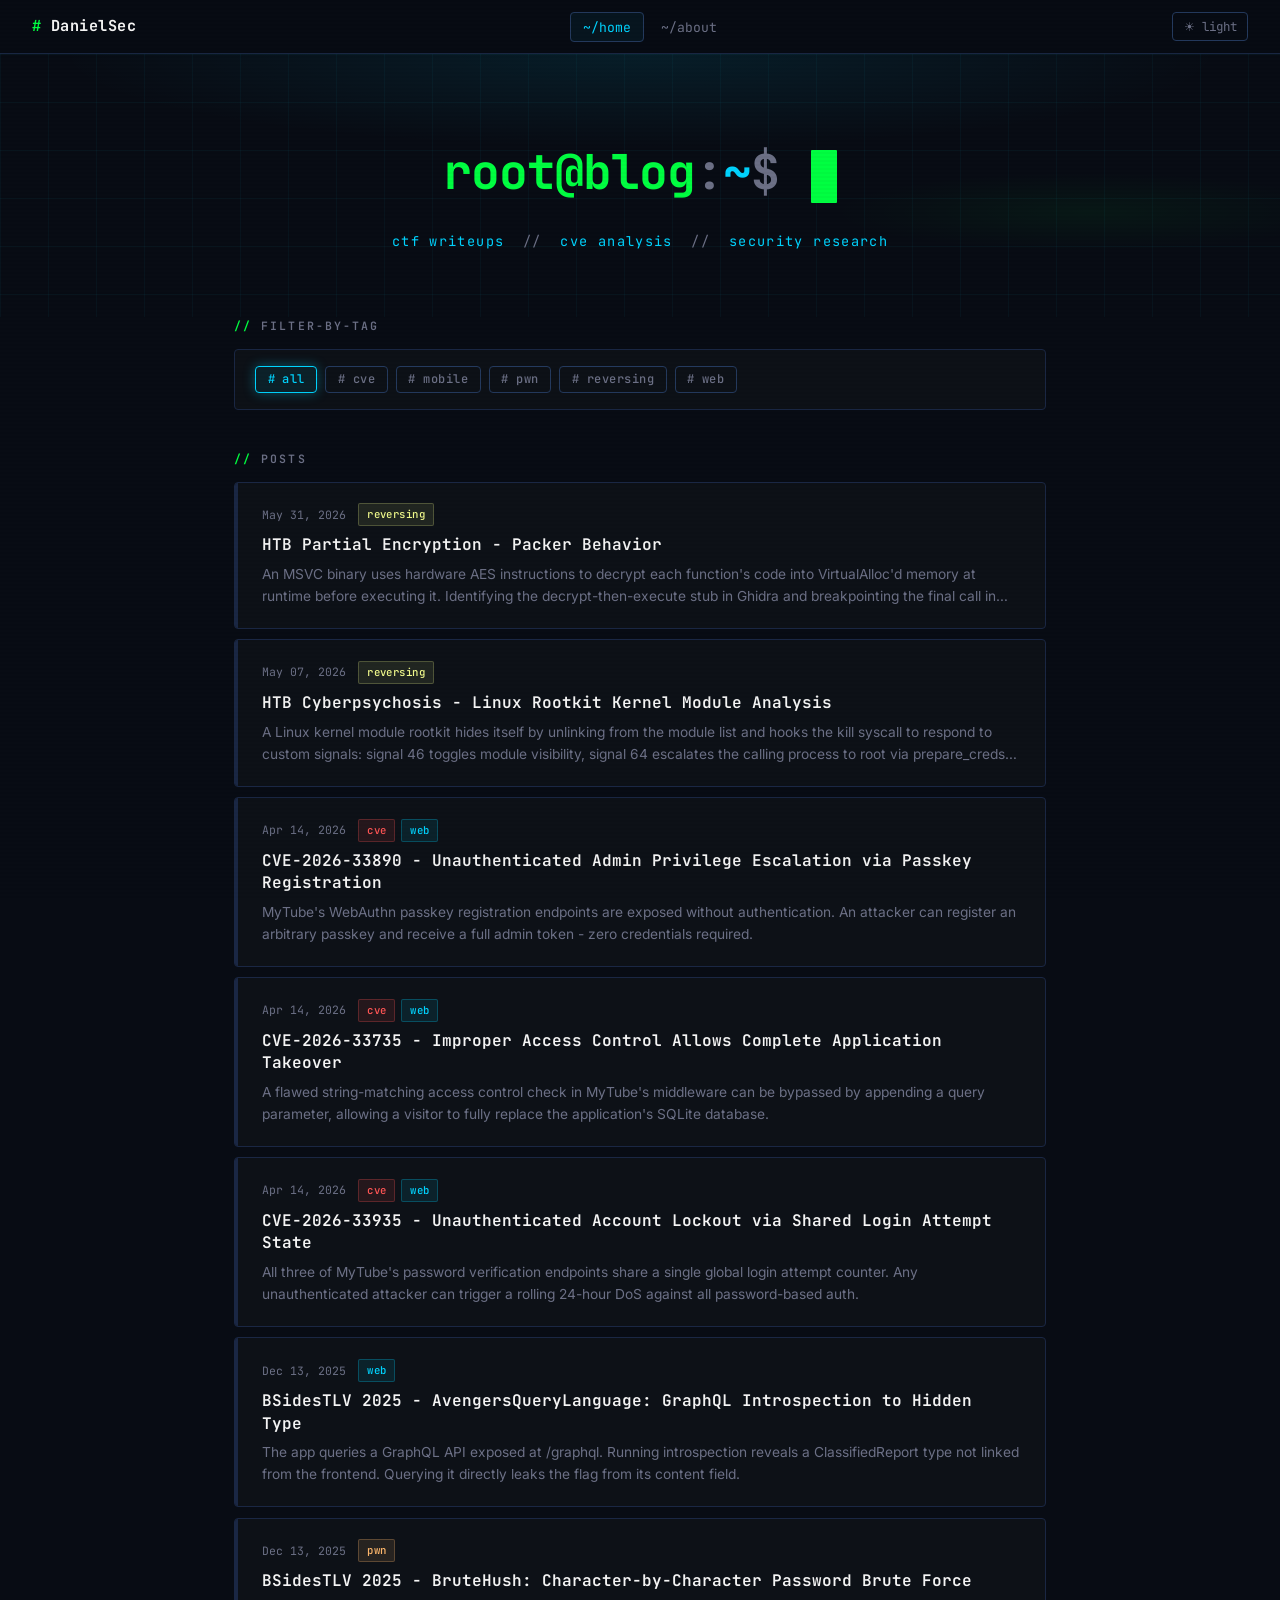
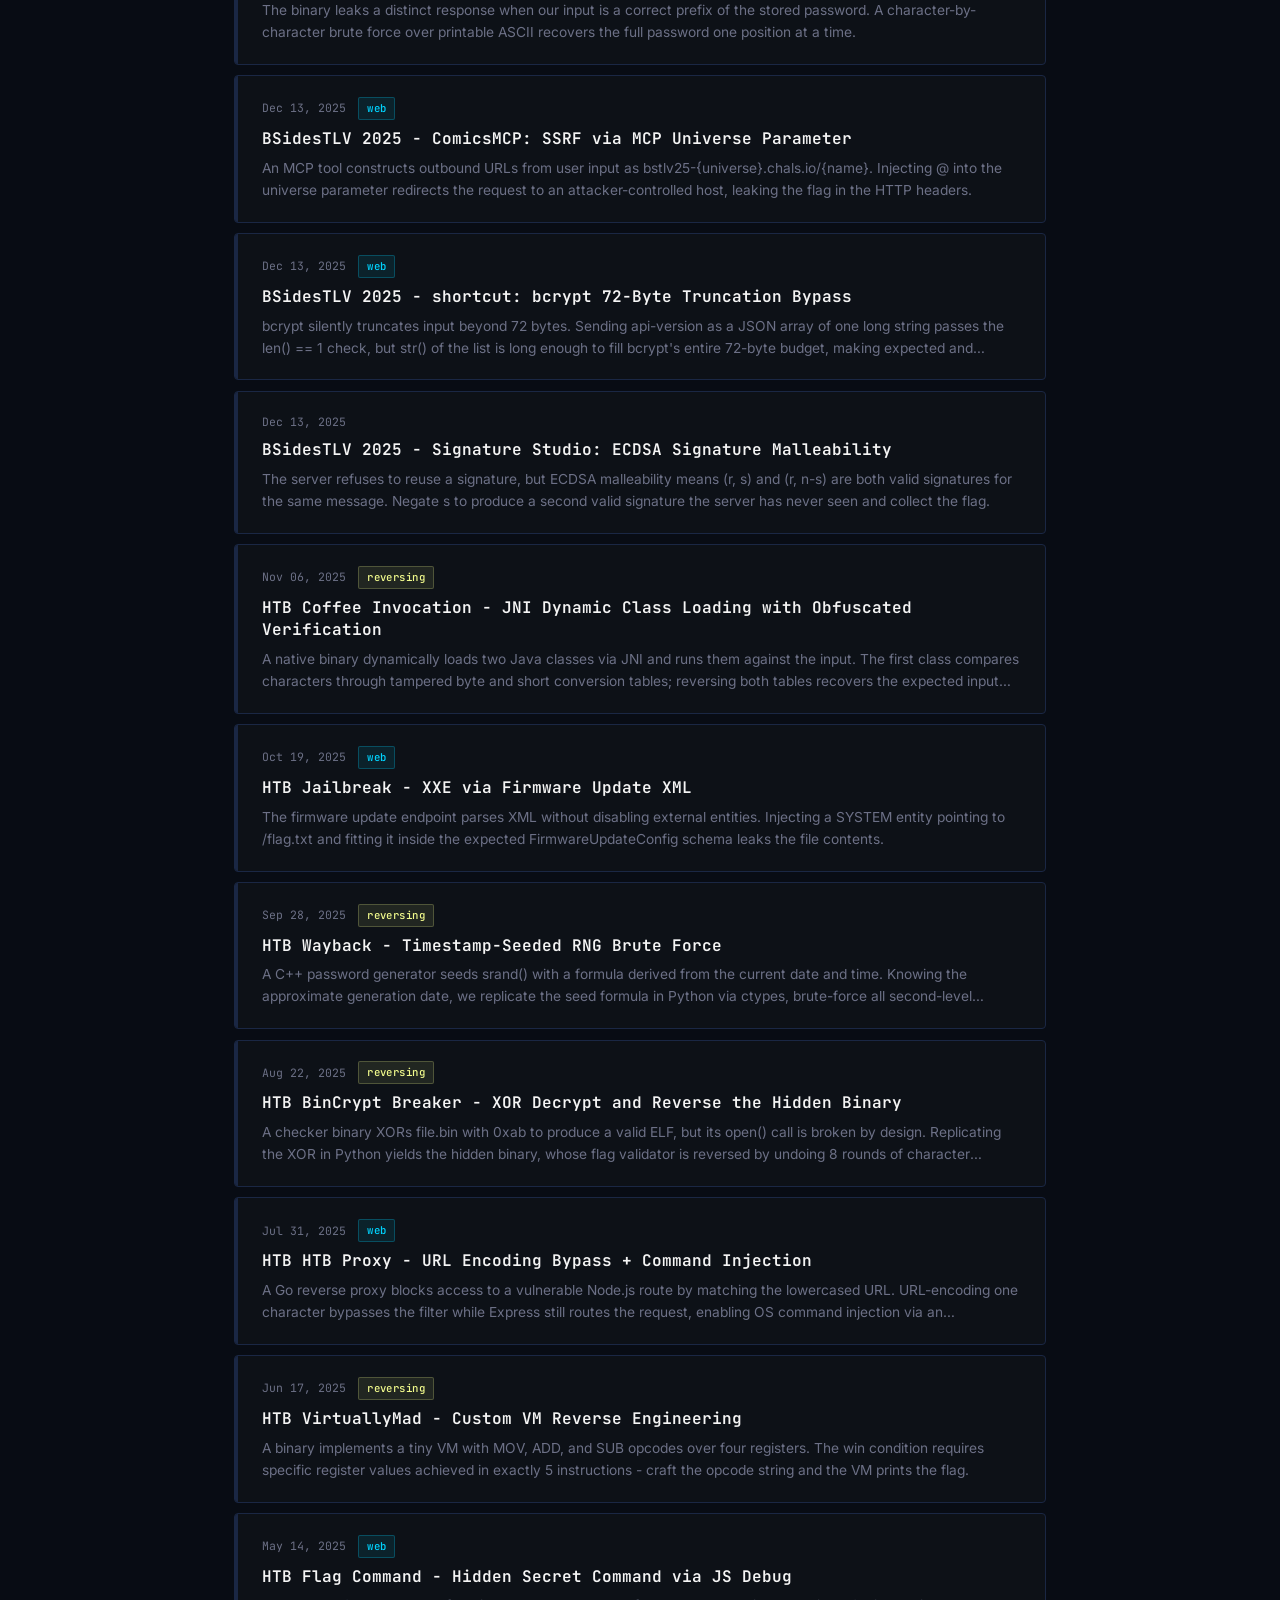
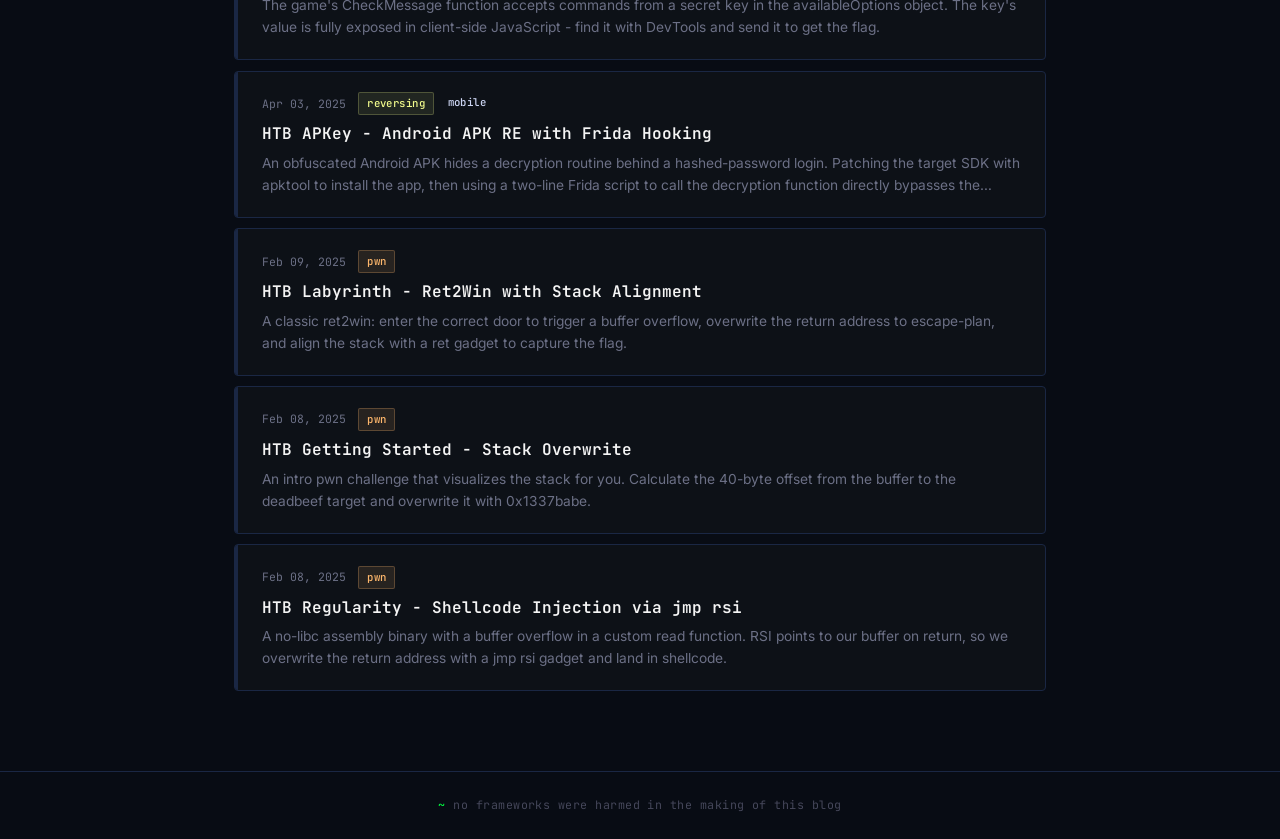
<file: index.html>
<!DOCTYPE html>
<html lang="en">
<head>
  <meta charset="UTF-8" />
  <meta name="viewport" content="width=device-width, initial-scale=1.0" />
  <title>DanielSec // Security Research</title>
  <meta name="description" content="Personal security research blog - CTF writeups, CVE analysis, and more." />
  <link rel="preconnect" href="https://fonts.googleapis.com" />
  <link rel="preconnect" href="https://fonts.gstatic.com" crossorigin />
  <link href="https://fonts.googleapis.com/css2?family=JetBrains+Mono:wght@400;500;600;700&family=Inter:wght@400;500;600&display=swap" rel="stylesheet" />
  <link rel="stylesheet" href="css/style.css" />
  <script>!function(){var t=localStorage.getItem('theme')||'dark';if(t==='light')document.documentElement.setAttribute('data-theme','light')}()</script>
</head>
<body>

  <nav class="nav">
    <a href="index.html" class="nav-brand"><span class="brand-hash">#</span> DanielSec</a>
    <ul class="nav-links">
      <li><a href="index.html" class="active">~/home</a></li>
      <li><a href="about.html">~/about</a></li>
    </ul>
    <button id="theme-toggle" class="theme-toggle-btn" aria-label="Toggle theme"></button>
  </nav>

  <header class="hero">
    <h1 class="hero-title">
      <span class="prompt">root@blog</span><span class="dollar">:</span><span class="path">~</span><span class="dollar">$</span>&nbsp;<span class="cursor"></span>
    </h1>
    <p class="hero-subtitle">
      <span class="hl">ctf writeups</span>&nbsp;&nbsp;//&nbsp;&nbsp;<span class="hl">cve analysis</span>&nbsp;&nbsp;//&nbsp;&nbsp;<span class="hl">security research</span>
    </p>
  </header>

  <main class="container">
    <p class="section-label"><span>//</span> filter-by-tag</p>
    <div class="filter-bar" id="filter-bar"></div>

    <p class="section-label"><span>//</span> posts</p>
    <div id="posts-list">
      <div class="loading">Loading posts</div>
    </div>
  </main>

  <footer>
    <span class="accent">~</span> no frameworks were harmed in the making of this blog
  </footer>

  <script src="js/main.js"></script>
  <script src="js/theme.js"></script>
  <script data-goatcounter="https://danielblog.goatcounter.com/count" async src="//gc.zgo.at/count.js"></script>
</body>
</html>
</file>
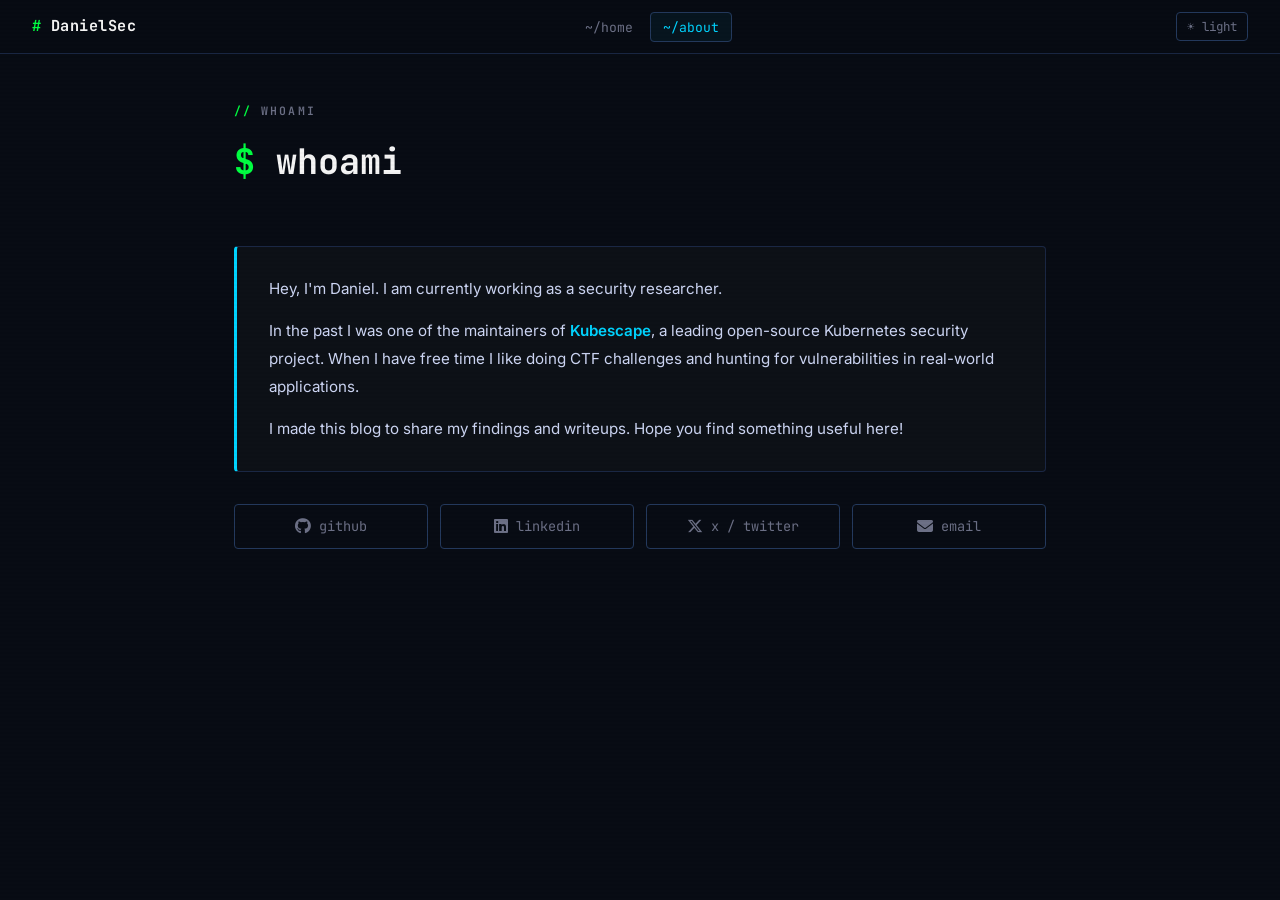
<file: about.html>
<!DOCTYPE html>
<html lang="en">
<head>
  <meta charset="UTF-8" />
  <meta name="viewport" content="width=device-width, initial-scale=1.0" />
  <title>About // DanielSec</title>
  <link rel="preconnect" href="https://fonts.googleapis.com" />
  <link rel="preconnect" href="https://fonts.gstatic.com" crossorigin />
  <link href="https://fonts.googleapis.com/css2?family=JetBrains+Mono:wght@400;500;600;700&family=Inter:wght@400;500;600&display=swap" rel="stylesheet" />
  <link rel="stylesheet" href="css/style.css" />
  <link rel="stylesheet" href="https://cdnjs.cloudflare.com/ajax/libs/font-awesome/6.5.0/css/all.min.css" />
  <script>!function(){var t=localStorage.getItem('theme')||'dark';if(t==='light')document.documentElement.setAttribute('data-theme','light')}()</script>
</head>
<body>

  <nav class="nav">
    <a href="index.html" class="nav-brand"><span class="brand-hash">#</span> DanielSec</a>
    <ul class="nav-links">
      <li><a href="index.html">~/home</a></li>
      <li><a href="about.html" class="active">~/about</a></li>
    </ul>
    <button id="theme-toggle" class="theme-toggle-btn" aria-label="Toggle theme"></button>
  </nav>

  <main class="container">

    <div class="about-page-hero">
      <p class="section-label"><span>//</span> whoami</p>
      <h1 class="about-page-title">
        <span class="accent">$</span> whoami
      </h1>
    </div>

    <div class="about-bio-card">
      <p>Hey, I'm Daniel. I am currently working as a security researcher.</p>
      <p>In the past I was one of the maintainers of <strong>Kubescape</strong>, a leading open-source Kubernetes security project. When I have free time I like doing CTF challenges and hunting for vulnerabilities in real-world applications.</p>
      <p>I made this blog to share my findings and writeups. Hope you find something useful here!</p>
    </div>

    <div class="contact-links">
      <a class="contact-link" href="https://github.com/Daniel-GrunbergerCA" target="-blank" rel="noopener">
        <i class="fa-brands fa-github"></i> github
      </a>
      <a class="contact-link" href="https://www.linkedin.com/in/daniel-grunberger-719685188/" target="-blank" rel="noopener">
        <i class="fa-brands fa-linkedin"></i> linkedin
      </a>
      <a class="contact-link" href="https://x.com/DanielGrunber99" target="-blank" rel="noopener">
        <i class="fa-brands fa-x-twitter"></i> x / twitter
      </a>
      <a class="contact-link" href="https://mail.google.com/mail/?view=cm&to=grunbagrunba@gmail.com" target="-blank" rel="noopener">
        <i class="fa-solid fa-envelope"></i> email
      </a>
    </div>

  </main>

  <script src="js/theme.js"></script>
  <script data-goatcounter="https://danielblog.goatcounter.com/count" async src="//gc.zgo.at/count.js"></script>
</body>
</html>
</file>
<file: css/style.css>
:root {
  --bg:             #080c14;
  --bg-card:        #0d1117;
  --bg-card-hover:  #111827;
  --bg-nav:         rgba(8, 12, 20, 0.96);
  --border:         #1a2744;
  --border-bright:  #243a5e;
  --green:          #00ff41;
  --green-dim:      #00c832;
  --cyan:           #00d4ff;
  --cyan-dim:       #0099cc;
  --purple:         #bd93f9;
  --red:            #ff5555;
  --yellow:         #f1fa8c;
  --orange:         #ffb86c;
  --text:           #cdd6f4;
  --text-dim:       #6c7086;
  --text-muted:     #45475a;
  --text-bright:    #f5f5f5;
  --font-mono:      'JetBrains Mono', 'Fira Code', 'Courier New', monospace;
  --font-ui:        'Inter', system-ui, sans-serif;
  --glow-green:     0 0 12px rgba(0, 255, 65, 0.35);
  --glow-cyan:      0 0 12px rgba(0, 212, 255, 0.35);
  --radius:         4px;
  --transition:     0.2s ease;
}

*, *::before, *::after { box-sizing: border-box; margin: 0; padding: 0; }
html { scroll-behavior: smooth; }

body {
  background-color: var(--bg);
  color: var(--text);
  font-family: var(--font-ui);
  font-size: 16px;
  line-height: 1.6;
  min-height: 100vh;
  overflow-x: hidden;
}

body::before {
  content: '';
  position: fixed;
  inset: 0;
  background: repeating-linear-gradient(
    0deg,
    transparent,
    transparent 2px,
    rgba(0, 0, 0, 0.025) 2px,
    rgba(0, 0, 0, 0.025) 4px
  );
  pointer-events: none;
  z-index: 9999;
}

::-webkit-scrollbar { width: 5px; }
::-webkit-scrollbar-track { background: var(--bg); }
::-webkit-scrollbar-thumb { background: var(--border-bright); border-radius: 3px; }
::-webkit-scrollbar-thumb:hover { background: var(--cyan-dim); }

a { color: var(--cyan); text-decoration: none; transition: color var(--transition); }
a:hover { color: var(--green); }

.nav {
  position: sticky;
  top: 0;
  z-index: 100;
  background: var(--bg-nav);
  backdrop-filter: blur(12px);
  -webkit-backdrop-filter: blur(12px);
  border-bottom: 1px solid var(--border);
  padding: 0 2rem;
  display: flex;
  align-items: center;
  justify-content: space-between;
  height: 54px;
}

.nav-brand {
  font-family: var(--font-mono);
  font-size: 0.95rem;
  font-weight: 700;
  color: var(--text-bright);
  letter-spacing: 0.03em;
}
.nav-brand .brand-hash { color: var(--green); }

.nav-links {
  display: flex;
  gap: 0.25rem;
  list-style: none;
}
.nav-links a {
  font-family: var(--font-mono);
  font-size: 0.82rem;
  color: var(--text-dim);
  padding: 0.35rem 0.75rem;
  border-radius: var(--radius);
  border: 1px solid transparent;
  transition: all var(--transition);
}
.nav-links a:hover,
.nav-links a.active {
  color: var(--cyan);
  border-color: var(--border-bright);
  background: rgba(0, 212, 255, 0.05);
}

.hero {
  padding: 5rem 2rem 4rem;
  text-align: center;
  position: relative;
  overflow: hidden;
}

.hero::before {
  content: '';
  position: absolute;
  inset: 0;
  background-image:
    linear-gradient(rgba(0, 212, 255, 0.04) 1px, transparent 1px),
    linear-gradient(90deg, rgba(0, 212, 255, 0.04) 1px, transparent 1px);
  background-size: 48px 48px;
  pointer-events: none;
}

.hero::after {
  content: '';
  position: absolute;
  inset: 0;
  background:
    radial-gradient(ellipse 70% 55% at 50% 0%, rgba(0, 212, 255, 0.09) 0%, transparent 65%),
    radial-gradient(ellipse 40% 30% at 85% 60%, rgba(0, 255, 65, 0.05) 0%, transparent 50%);
  pointer-events: none;
}

.hero-title {
  font-family: var(--font-mono);
  font-size: clamp(1.6rem, 4.5vw, 3rem);
  font-weight: 700;
  color: var(--text-bright);
  letter-spacing: -0.02em;
  margin-bottom: 1.25rem;
  position: relative;
  z-index: 1;
}
.hero-title .prompt { color: var(--green); }
.hero-title .path   { color: var(--cyan); }
.hero-title .dollar { color: var(--text-dim); }

.cursor {
  display: inline-block;
  width: 0.55em;
  height: 1.1em;
  background: var(--green);
  vertical-align: text-bottom;
  margin-left: 4px;
  animation: blink 1s step-end infinite;
  border-radius: 1px;
}
@keyframes blink {
  0%, 100% { opacity: 1; }
  50%       { opacity: 0; }
}

.hero-subtitle {
  font-family: var(--font-mono);
  font-size: 0.85rem;
  color: var(--text-dim);
  letter-spacing: 0.1em;
  position: relative;
  z-index: 1;
}
.hero-subtitle .hl { color: var(--cyan); }

.container {
  max-width: 860px;
  margin: 0 auto;
  padding: 0 1.5rem 5rem;
}

.section-label {
  font-family: var(--font-mono);
  font-size: 0.72rem;
  font-weight: 600;
  color: var(--text-dim);
  letter-spacing: 0.18em;
  text-transform: uppercase;
  margin-bottom: 0.85rem;
}
.section-label span { color: var(--green); }

.filter-bar {
  display: flex;
  flex-wrap: wrap;
  gap: 0.5rem;
  margin-bottom: 2.5rem;
  padding: 1rem 1.25rem;
  background: var(--bg-card);
  border: 1px solid var(--border);
  border-radius: var(--radius);
}

.filter-tag {
  font-family: var(--font-mono);
  font-size: 0.75rem;
  font-weight: 500;
  padding: 0.28rem 0.72rem;
  border-radius: var(--radius);
  border: 1px solid var(--border-bright);
  background: transparent;
  color: var(--text-dim);
  cursor: pointer;
  transition: all var(--transition);
  user-select: none;
  letter-spacing: 0.04em;
}
.filter-tag:hover {
  border-color: var(--cyan-dim);
  color: var(--cyan);
  background: rgba(0, 212, 255, 0.06);
}
.filter-tag.active {
  border-color: var(--green);
  color: var(--green);
  background: rgba(0, 255, 65, 0.08);
  box-shadow: var(--glow-green);
}
.filter-tag[data-tag="all"].active {
  border-color: var(--cyan);
  color: var(--cyan);
  background: rgba(0, 212, 255, 0.08);
  box-shadow: var(--glow-cyan);
}

#posts-list {
  display: flex;
  flex-direction: column;
  gap: 0.65rem;
}

.post-card {
  background: var(--bg-card);
  border: 1px solid var(--border);
  border-radius: var(--radius);
  padding: 1.3rem 1.5rem 1.3rem 1.7rem;
  transition: all var(--transition);
  position: relative;
  overflow: hidden;
  cursor: pointer;
}

.post-card::before {
  content: '';
  position: absolute;
  left: 0; top: 0; bottom: 0;
  width: 3px;
  background: var(--border);
  transition: background var(--transition), box-shadow var(--transition);
}
.post-card:hover {
  border-color: var(--border-bright);
  background: var(--bg-card-hover);
  transform: translateX(4px);
}
.post-card:hover::before {
  background: var(--cyan);
  box-shadow: var(--glow-cyan);
}
.post-card.hidden { display: none; }

.post-meta {
  display: flex;
  align-items: center;
  gap: 0.75rem;
  margin-bottom: 0.5rem;
  flex-wrap: wrap;
}
.post-date {
  font-family: var(--font-mono);
  font-size: 0.72rem;
  color: var(--text-dim);
}
.post-tags {
  display: flex;
  gap: 0.35rem;
  flex-wrap: wrap;
}

.tag {
  font-family: var(--font-mono);
  font-size: 0.67rem;
  font-weight: 500;
  padding: 0.12rem 0.5rem;
  border-radius: 2px;
  letter-spacing: 0.04em;
  text-transform: lowercase;
}
.tag-ctf     { background: rgba(189,147,249,0.12); color: var(--purple);   border: 1px solid rgba(189,147,249,0.28); }
.tag-cve     { background: rgba(255, 85, 85,0.10); color: var(--red);      border: 1px solid rgba(255, 85, 85,0.25); }
.tag-htb     { background: rgba(  0,255, 65,0.09); color: var(--green);    border: 1px solid rgba(  0,255, 65,0.25); }
.tag-web     { background: rgba(  0,212,255,0.09); color: var(--cyan);     border: 1px solid rgba(  0,212,255,0.25); }
.tag-pwn     { background: rgba(255,184,108,0.11); color: var(--orange);   border: 1px solid rgba(255,184,108,0.25); }
.tag-rev,
.tag-reversing { background: rgba(241,250,140,0.09); color: var(--yellow);   border: 1px solid rgba(241,250,140,0.22); }
.tag-linux   { background: rgba(  0,200, 50,0.08); color: var(--green-dim);border: 1px solid rgba(  0,200, 50,0.22); }
.tag-privesc { background: rgba(255, 85, 85,0.09); color: #ff8080;         border: 1px solid rgba(255, 85, 85,0.20); }
.tag-windows { background: rgba(  0,212,255,0.07); color: #7ec8e3;         border: 1px solid rgba(  0,212,255,0.20); }
.tag-crypto  { background: rgba(241,250,140,0.08); color: #e8e87a;         border: 1px solid rgba(241,250,140,0.20); }
.tag-forensics{ background: rgba(255,184,108,0.09); color: #e8b472;        border: 1px solid rgba(255,184,108,0.22); }
.tag-misc,
.tag-meta    { background: rgba(108,112,134,0.18); color: #a6adc8;         border: 1px solid rgba(108,112,134,0.30); }
.tag-default { background: rgba(108,112,134,0.14); color: var(--text-dim); border: 1px solid var(--border-bright);   }

.post-title {
  font-family: var(--font-mono);
  font-size: 1rem;
  font-weight: 600;
  color: var(--text-bright);
  margin-bottom: 0.4rem;
  line-height: 1.4;
  transition: color var(--transition);
}
.post-card:hover .post-title { color: var(--cyan); }

.post-excerpt {
  font-size: 0.86rem;
  color: var(--text-dim);
  line-height: 1.6;
  display: -webkit-box;
  -webkit-line-clamp: 2;
  -webkit-box-orient: vertical;
  overflow: hidden;
}

.no-results {
  text-align: center;
  padding: 3rem 1rem;
  font-family: var(--font-mono);
  color: var(--text-muted);
  font-size: 0.9rem;
}
.no-results .accent { color: var(--red); }

.loading {
  text-align: center;
  padding: 3rem 1rem;
  font-family: var(--font-mono);
  color: var(--text-dim);
  font-size: 0.88rem;
}
.error-msg {
  text-align: center;
  padding: 3rem 1rem;
  font-family: var(--font-mono);
  color: var(--red);
  font-size: 0.88rem;
}

.post-header {
  padding: 2.5rem 0 2rem;
  border-bottom: 1px solid var(--border);
  margin-bottom: 2.5rem;
}
.post-back {
  display: inline-flex;
  align-items: center;
  gap: 0.4rem;
  font-family: var(--font-mono);
  font-size: 0.78rem;
  color: var(--text-muted);
  margin-bottom: 1.5rem;
  transition: color var(--transition);
}
.post-back:hover { color: var(--cyan); }
.post-back::before { content: '← '; }

.post-page-title {
  font-family: var(--font-mono);
  font-size: clamp(1.3rem, 3.5vw, 1.9rem);
  font-weight: 700;
  color: var(--text-bright);
  line-height: 1.3;
  margin-bottom: 1rem;
}
.post-page-meta {
  display: flex;
  align-items: center;
  gap: 1rem;
  flex-wrap: wrap;
}

.post-content {
  font-size: 0.94rem;
  line-height: 1.85;
  color: var(--text);
}
.post-content h1,
.post-content h2,
.post-content h3,
.post-content h4 {
  font-family: var(--font-mono);
  color: var(--text-bright);
  margin: 2.5rem 0 1rem;
  font-weight: 600;
  line-height: 1.3;
}
.post-content h1 {
  font-size: 1.65rem;
  border-bottom: 1px solid var(--border);
  padding-bottom: 0.5rem;
  margin-top: 1rem;
}
.post-content h2 { font-size: 1.25rem; color: var(--cyan); }
.post-content h2::before { content: '## '; color: var(--text-muted); font-size: 0.85em; }
.post-content h3 { font-size: 1.05rem; color: var(--green); }
.post-content h3::before { content: '### '; color: var(--text-muted); font-size: 0.85em; }
.post-content h4 { font-size: 0.95rem; color: var(--yellow); }

.post-content p { margin-bottom: 1.2rem; }
.post-content a {
  color: var(--cyan);
  border-bottom: 1px solid rgba(0, 212, 255, 0.3);
  transition: all var(--transition);
}
.post-content a:hover { color: var(--green); border-color: var(--green); }
.post-content strong { color: var(--text-bright); font-weight: 600; }
.post-content em     { color: var(--yellow); font-style: italic; }

.post-content ul,
.post-content ol { margin: 0.8rem 0 1.2rem 1.6rem; }
.post-content li { margin-bottom: 0.3rem; }

.post-content blockquote {
  border-left: 3px solid var(--cyan);
  padding: 0.6rem 1.1rem;
  margin: 1.5rem 0;
  background: rgba(0, 212, 255, 0.04);
  border-radius: 0 var(--radius) var(--radius) 0;
  color: var(--text-dim);
  font-style: italic;
}

.post-content :not(pre) > code {
  font-family: var(--font-mono);
  font-size: 0.84em;
  background: rgba(0, 255, 65, 0.08);
  color: var(--green);
  padding: 0.14em 0.45em;
  border-radius: 3px;
  border: 1px solid rgba(0, 255, 65, 0.15);
}

.post-content pre {
  background: #050810;
  border: 1px solid var(--border);
  border-radius: var(--radius);
  padding: 1.2rem 1.4rem;
  overflow-x: auto;
  margin: 1.5rem 0;
  position: relative;
}

.post-content pre::before {
  content: '● ● ●';
  display: block;
  font-size: 0.6rem;
  color: var(--border-bright);
  letter-spacing: 0.3em;
  margin-bottom: 0.8rem;
}
.post-content pre code {
  background: transparent !important;
  border: none !important;
  color: var(--text);
  font-size: 0.875rem;
  padding: 0;
}

.post-content table {
  width: 100%;
  border-collapse: collapse;
  margin: 1.5rem 0;
  font-family: var(--font-mono);
  font-size: 0.83rem;
}
.post-content th {
  background: rgba(0, 212, 255, 0.07);
  color: var(--cyan);
  padding: 0.55rem 1rem;
  text-align: left;
  border: 1px solid var(--border);
  font-weight: 600;
  letter-spacing: 0.04em;
}
.post-content td {
  padding: 0.5rem 1rem;
  border: 1px solid var(--border);
}
.post-content tr:nth-child(even) td { background: rgba(255,255,255,0.015); }
.post-content hr {
  border: none;
  border-top: 1px solid var(--border);
  margin: 2.5rem 0;
}

.hljs { background: transparent !important; }

.about-page-hero {
  padding: 3rem 0 1.5rem;
}
.about-page-title {
  font-family: var(--font-mono);
  font-size: clamp(1.5rem, 4vw, 2.2rem);
  font-weight: 700;
  color: var(--text-bright);
  margin-bottom: 0.5rem;
}
.about-page-title .accent { color: var(--green); }

.about-bio {
  background: var(--bg-card);
  border: 1px solid var(--border);
  border-left: 3px solid var(--green);
  border-radius: var(--radius);
  padding: 1.5rem 1.75rem;
  margin: 1.5rem 0 2rem;
  font-family: var(--font-mono);
  font-size: 0.87rem;
  line-height: 2;
}
.about-bio .comment  { color: var(--text-muted); }
.about-bio .key      { color: var(--cyan); }
.about-bio .val-str  { color: var(--yellow); }
.about-bio .val-arr  { color: var(--purple); }
.about-bio .val-bool { color: var(--green); }
.about-bio .punc     { color: var(--text-dim); }

.about-section-title {
  font-family: var(--font-mono);
  font-size: 1rem;
  font-weight: 600;
  color: var(--text-bright);
  margin: 2.5rem 0 1rem;
  padding-bottom: 0.5rem;
  border-bottom: 1px solid var(--border);
}
.about-section-title .accent { color: var(--green); }

.focus-grid {
  display: grid;
  grid-template-columns: 1fr 1fr;
  gap: 0.75rem;
  margin-bottom: 1rem;
}
.focus-card {
  background: var(--bg-card);
  border: 1px solid var(--border);
  border-radius: var(--radius);
  padding: 1.1rem 1.25rem;
  transition: border-color var(--transition), transform var(--transition);
}
.focus-card:hover {
  border-color: var(--border-bright);
  transform: translateY(-2px);
}
.focus-card-label {
  font-family: var(--font-mono);
  font-size: 0.76rem;
  font-weight: 600;
  color: var(--cyan);
  letter-spacing: 0.1em;
  text-transform: uppercase;
  margin-bottom: 0.4rem;
}
.focus-card-text {
  font-size: 0.83rem;
  color: var(--text-dim);
  line-height: 1.6;
}

.about-bio-card {
  background: var(--bg-card);
  border: 1px solid var(--border);
  border-left: 3px solid var(--cyan);
  border-radius: var(--radius);
  padding: 1.75rem 2rem;
  margin: 1.5rem 0 2rem;
  font-size: 0.95rem;
  line-height: 1.85;
  color: var(--text);
  display: flex;
  flex-direction: column;
  gap: 0.85rem;
}
.about-bio-card strong {
  color: var(--cyan);
  font-weight: 600;
}

.about-contact-label {
  margin-top: 0.5rem;
}

.contact-links {
  display: flex;
  gap: 0.75rem;
  flex-wrap: wrap;
  margin-top: 1rem;
}
.contact-link {
  display: inline-flex;
  align-items: center;
  justify-content: center;
  gap: 0.55rem;
  flex: 1;
  font-family: var(--font-mono);
  font-size: 0.85rem;
  color: var(--text-dim);
  padding: 0.65rem 1.2rem;
  border: 1px solid var(--border-bright);
  border-radius: var(--radius);
  transition: all var(--transition);
}
.contact-link i {
  font-size: 1rem;
}
.contact-link:hover {
  color: var(--cyan);
  border-color: var(--cyan-dim);
  background: rgba(0, 212, 255, 0.05);
  box-shadow: var(--glow-cyan);
  transform: translateY(-1px);
}

.theme-toggle-btn {
  font-family: var(--font-mono);
  font-size: 0.78rem;
  color: var(--text-dim);
  background: transparent;
  border: 1px solid var(--border-bright);
  border-radius: var(--radius);
  padding: 0.3rem 0.65rem;
  cursor: pointer;
  transition: all var(--transition);
  margin-left: 0.5rem;
}
.theme-toggle-btn:hover {
  color: var(--cyan);
  border-color: var(--cyan-dim);
  background: rgba(0, 212, 255, 0.05);
}

html[data-theme="light"] {
  --bg:             #f0f4f8;
  --bg-card:        #ffffff;
  --bg-card-hover:  #f1f5f9;
  --bg-nav:         rgba(240, 244, 248, 0.96);
  --border:         #dde3ed;
  --border-bright:  #b8c5d6;
  --green:          #16a34a;
  --green-dim:      #15803d;
  --cyan:           #0284c7;
  --cyan-dim:       #0369a1;
  --purple:         #7c3aed;
  --red:            #dc2626;
  --yellow:         #92400e;
  --orange:         #c2410c;
  --text:           #1e293b;
  --text-dim:       #475569;
  --text-muted:     #64748b;
  --text-bright:    #0f172a;
  --glow-green:     0 0 12px rgba(22, 163, 74, 0.25);
  --glow-cyan:      0 0 12px rgba(2, 132, 199, 0.25);
}
html[data-theme="light"] body::before { display: none; }
html[data-theme="light"] .hero::before {
  background-image:
    linear-gradient(rgba(2, 132, 199, 0.06) 1px, transparent 1px),
    linear-gradient(90deg, rgba(2, 132, 199, 0.06) 1px, transparent 1px);
}
html[data-theme="light"] .post-content pre { background: #f8fafc; }

footer {
  border-top: 1px solid var(--border);
  padding: 1.5rem 2rem;
  text-align: center;
  font-family: var(--font-mono);
  font-size: 0.73rem;
  color: var(--text-muted);
  letter-spacing: 0.04em;
}
footer .accent { color: var(--green); }

@media (max-width: 640px) {
  .nav  { padding: 0 1rem; }
  .hero { padding: 3rem 1rem 2.5rem; }
  .container { padding: 0 1rem 3rem; }
  .focus-grid { grid-template-columns: 1fr; }
  .post-card  { padding: 1rem 1.1rem 1rem 1.4rem; }
  .hero-title { font-size: 1.5rem; }
}
</file>
